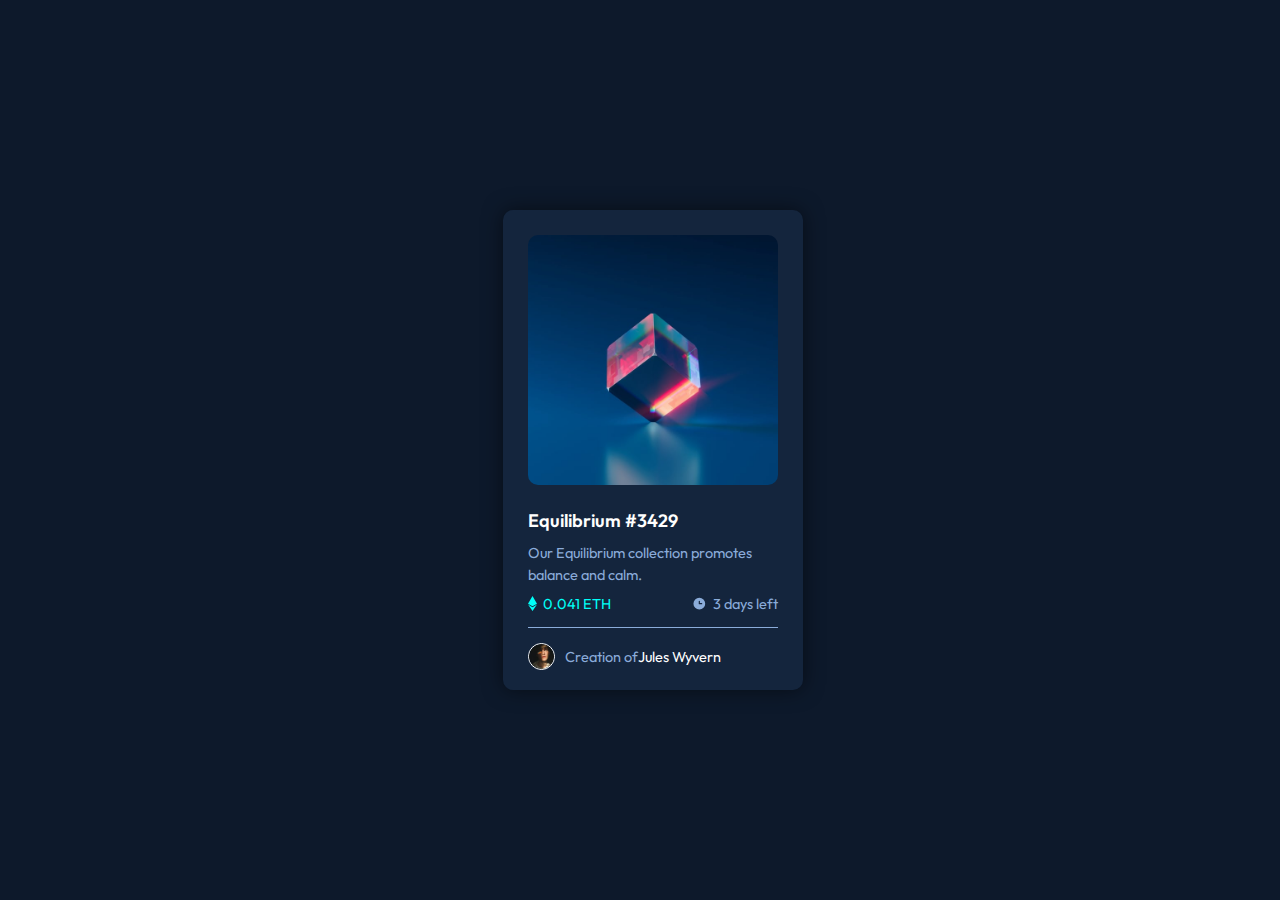
<file: index.html>
<!DOCTYPE html>
<html lang="en">
<head>
    <meta charset="UTF-8">
    <meta name="viewport" content="width=device-width, initial-scale=1.0">
    <link rel="icon" type="image/png" sizes="32x32" href="./images/favicon-32x32.png">
    <link rel="stylesheet" href="style.css">
    <link rel="preconnect" href="https://fonts.googleapis.com">
    <link rel="preconnect" href="https://fonts.gstatic.com" crossorigin>
    <link href="https://fonts.googleapis.com/css2?family=Outfit:wght@300;400;600&display=swap" rel="stylesheet">
    <title>Frontend Mentor | NFT preview card component</title>
</head>
<body>
    <div class="card">
        <div class="img">
            <img class="Equilibrium" src="images/image-equilibrium.jpg" alt="img-equilibrium">
        </div>
        <div class="text">
            <span class="line1">Equilibrium #3429</span>

            <span class="line2">Our Equilibrium collection promotes<br>balance and calm.</span>

            <div class="line3">
                <div class="eth">
                    <img class="icon" src="images/icon-ethereum.svg" alt="ethereum_icon">&nbsp;&nbsp;0.041 ETH
                </div>
                <div class="clock">
                    <img class="icon" src="images/icon-clock.svg" alt="clock">&nbsp;&nbsp;3 days left
                </div>
            </div>
            
            <span class="line4">
                <div class="avatar">
                    <img src="images/image-avatar.png" alt="avatar">
                </div>
                <p class="creator">Creation of <span>Jules Wyvern</span></p>
            </span>
        </div>
    </div>
    <div class="view-icon">
        <img src="images/icon-view.svg" alt="hover-icon">
    </div>


</body>
</html>
</file>
<file: style.css>
:root{
    --background-color: hsl(217, 54%, 11%);
    --card-bg: hsl(216, 50%, 16%);
    --hover-color: hsl(178, 100%, 50%, 0.6);
    --text-white: hsl(0, 0%, 100%);
    --text-cyan: hsl(178, 100%, 50%);
    --text-dark-blue: hsl(215, 51%, 70%);
}

*{
    margin: 0px;
    padding: 0px;
    border: 0px;
}

body{
    background: var(--background-color);
    height: 100vh;
    display: flex;
    justify-content: center;
    align-items: center;
}

.card{
    height: 480px;
    width: 300px;
    background: var(--card-bg);
    border-radius: 10px;
    display: flex;
    align-items: center;
    flex-direction: column;
    box-shadow: 0 0 20px rgba(0, 0, 0, 0.5);
}

.Equilibrium{
    margin-top: 25px;
    height: 250px;
    width: 250px;
    border-radius: 10px;
}

.text{
    margin: 20px 0px;
    width: 250px;
    font-family: 'Outfit', sans-serif;
}

span{
    display: block;
}

.line1{
    font-weight: 600;
    color: var(--text-white);
    font-size: 18px;
    padding-bottom: 10px;
}

.line2{
    font-weight: 400;
    font-size: 14.5px;
    color: var(--text-dark-blue);
    padding: 0px 5px 0px 0px;
    line-height: 1.5;
}

.line3{
    height: 16px;;
    margin: 0px;
    font-size: 14.5px;
    padding: 10px 0px 15px 0px;
    display: flex;
    justify-content: space-between;
    border-bottom: 0.75px solid var(--text-dark-blue);
}

.eth,
.clock{
    display: flex;
    height: 16px;
    align-items: center;
}

.eth{
    color: var(--text-cyan);
}

.clock{
    color: var(--text-dark-blue);
}

.icon{
    height:15px;
    width: auto;
}

.line4{
    display: flex;
    padding-top: 15px;
    align-items: center;
}

.avatar,
.creator,
.creator span{
    display: inline-flex;
    font-size: 14.5px;
}

.avatar{
    height: 25px;
    width: 25px;
    border-radius: 50%;
    border: 1px solid var(--text-white);
    overflow: hidden;
}

.avatar img{
    height: 25px;
    width: auto;
}

.creator{
    color: var(--text-dark-blue);
    padding-left: 10px;

}

.creator span{
    color: var(--text-white);
}

.view-icon{
    margin-top: -180px;
    margin-left: -275px;
    height: 250px;
    width: 250px;
    border-radius: 10px;
    display: flex;
    justify-content: center;
    align-items: center;
}

.view-icon:hover{
    background-color: var(--hover-color);
}

.view-icon img{
    opacity: 0;
}

.view-icon:hover img{
    opacity: 1;
}
</file>
